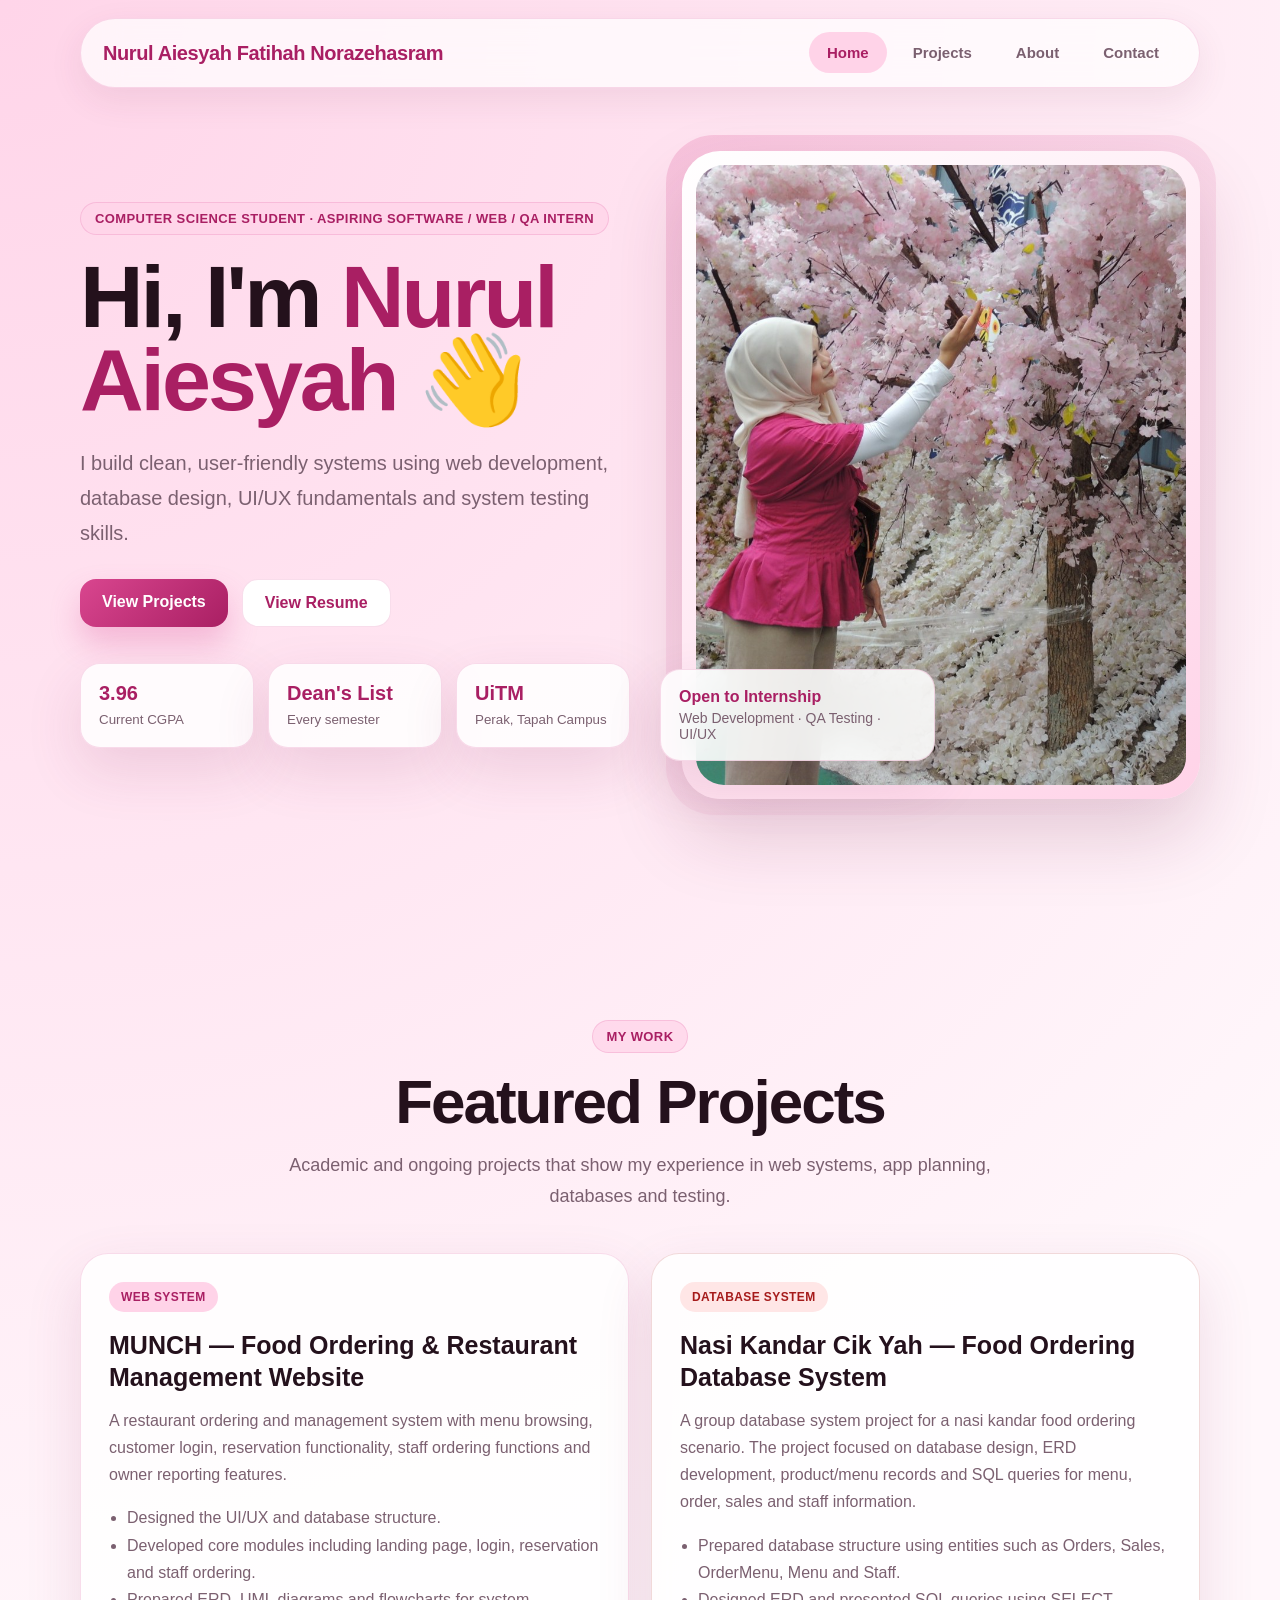
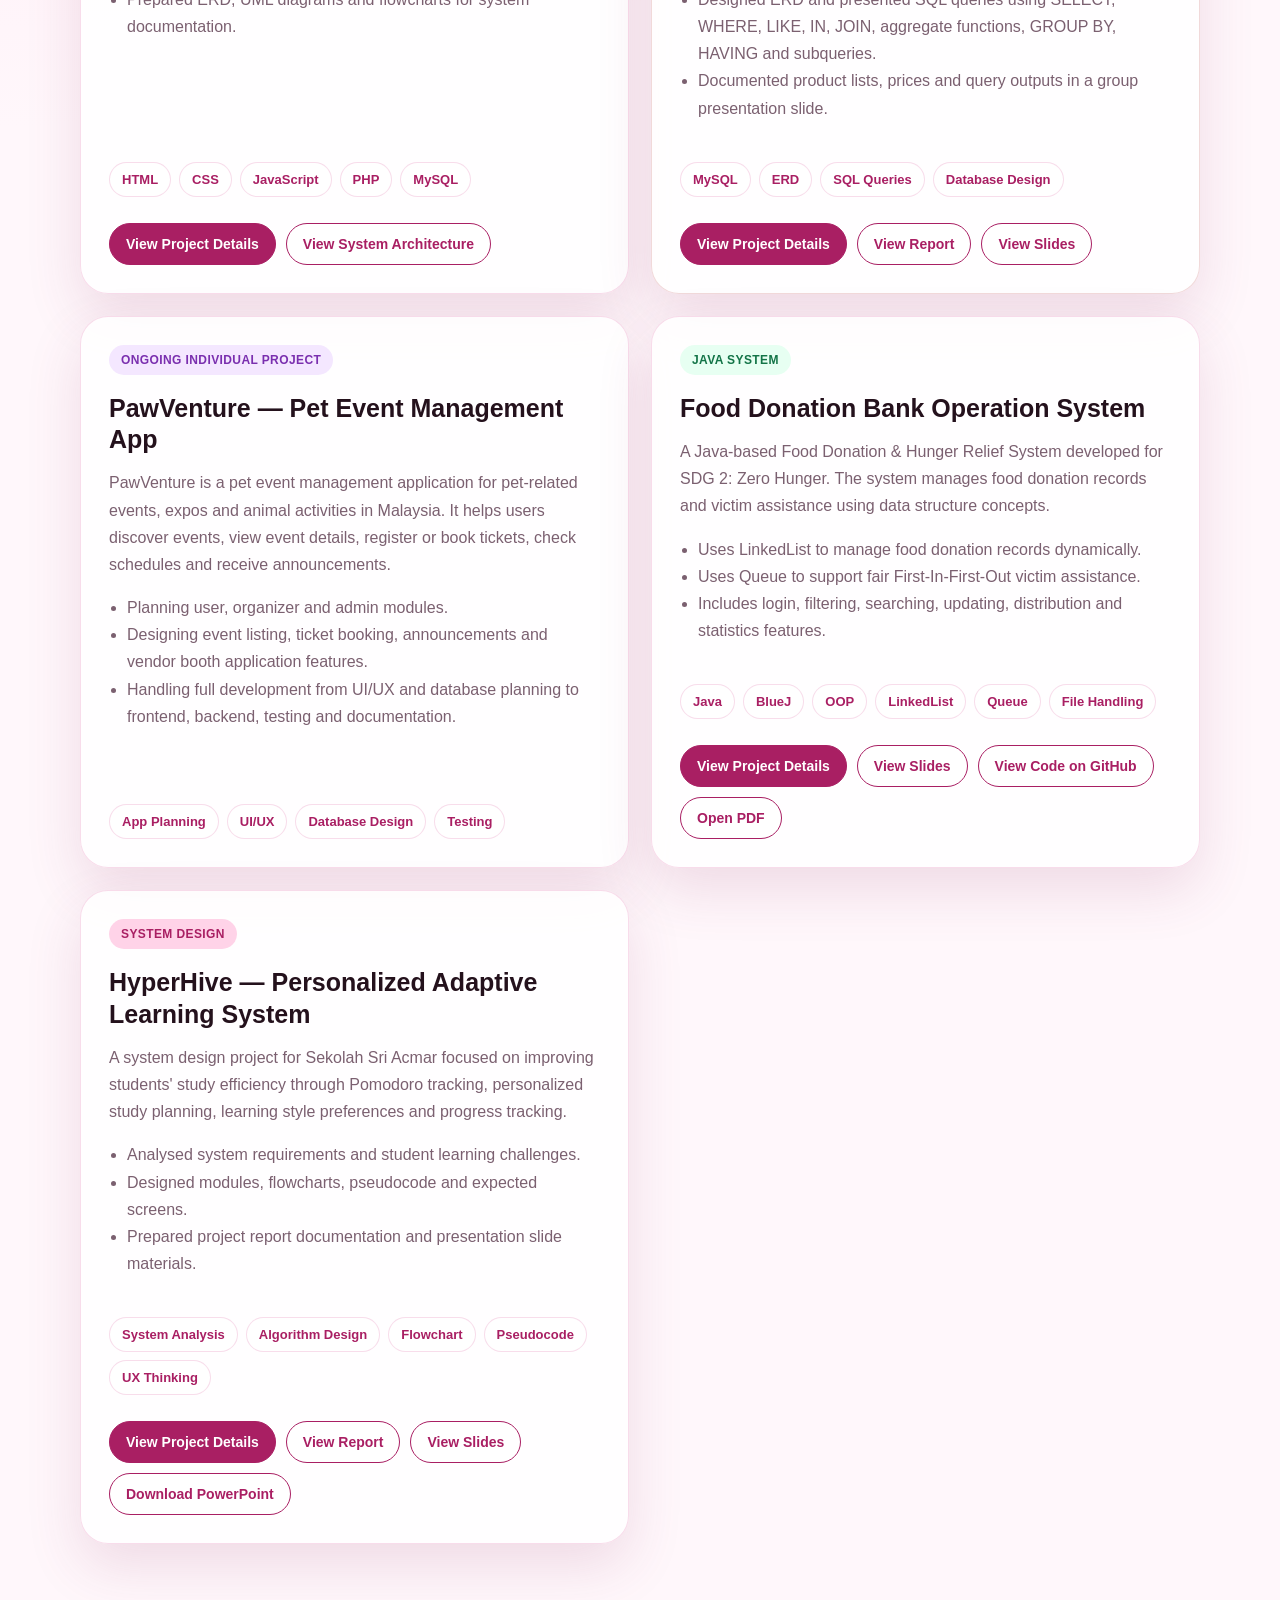
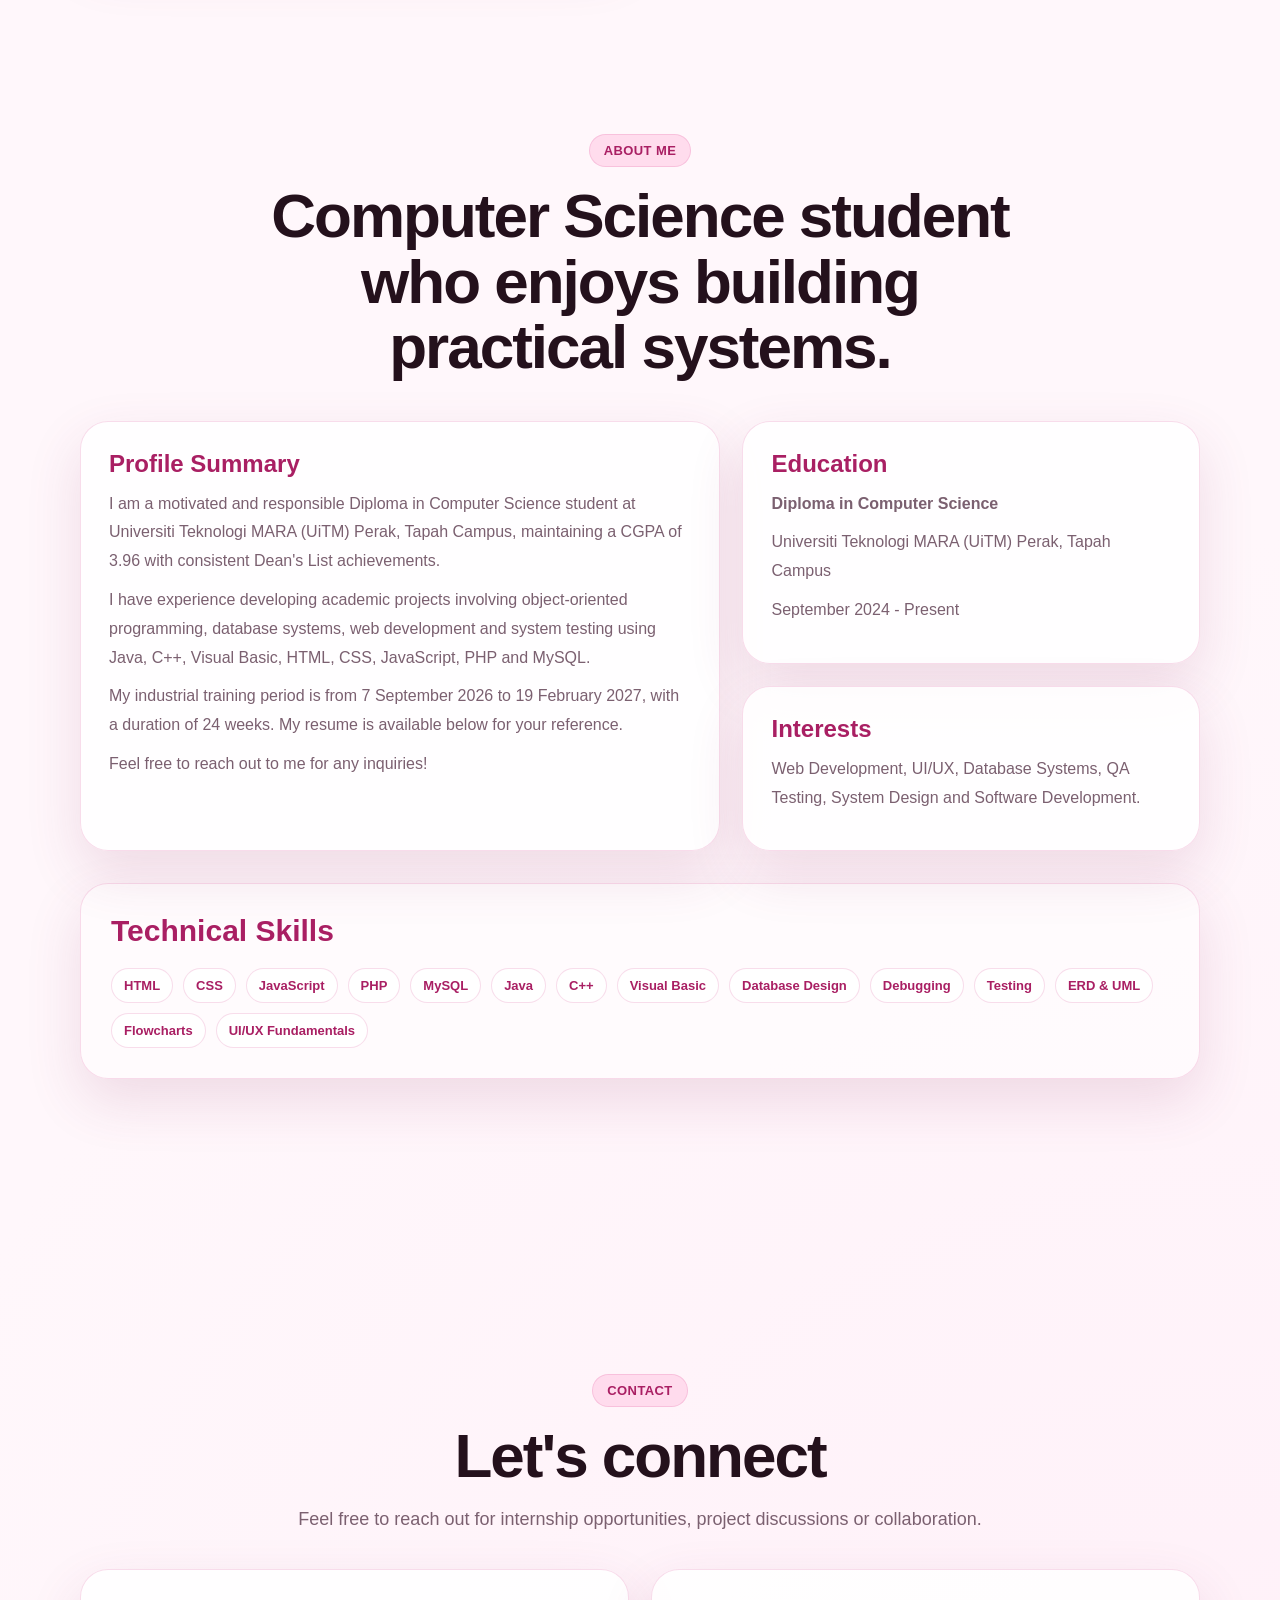
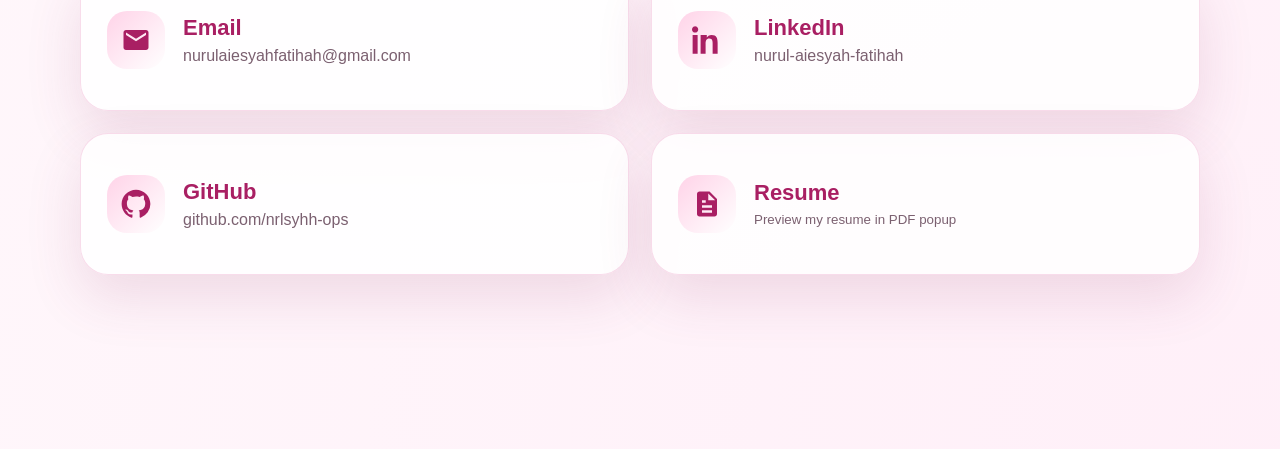
<file: index.html>
<!DOCTYPE html>
<html lang="en">
<head>
    <meta charset="UTF-8">
    <meta http-equiv="X-UA-Compatible" content="IE=edge">
    <meta name="viewport" content="width=device-width, initial-scale=1.0">
    <meta name="description" content="Portfolio of Nurul Aiesyah Fatihah, Diploma in Computer Science student and aspiring Software, Web and QA intern.">
    <title>Nurul Aiesyah | Portfolio</title>
    <link rel="stylesheet" href="style.css">
</head>
<body>
    <nav class="navbar">
        <a href="#home" class="logo">Nurul Aiesyah Fatihah Norazehasram</a>
        <button class="menu-toggle" aria-label="Open navigation menu">☰</button>
        <ul class="link-group">
            <li><a href="#home" class="nav-link active">Home</a></li>
            <li><a href="#projects" class="nav-link">Projects</a></li>
            <li><a href="#about" class="nav-link">About</a></li>
            <li><a href="#contact" class="nav-link">Contact</a></li>
        </ul>
    </nav>

    <main>
        <!-- Home -->
        <section id="home" class="home-section section-block">
            <div class="home-content">
                <p class="eyebrow">Computer Science Student · Aspiring Software / Web / QA Intern</p>
                <h1>Hi, I'm <span>Nurul Aiesyah</span> 👋</h1>
                <p class="hero-text">
                    I build clean, user-friendly systems using web development, database design,
                    UI/UX fundamentals and system testing skills.
                </p>

                <div class="hero-actions">
                    <a href="#projects" class="btn primary-btn">View Projects</a>
                    <button class="btn secondary-btn" id="openResumeHero" type="button">View Resume</button>
                </div>

                <div class="quick-stats">
                    <div>
                        <strong>3.96</strong>
                        <small>Current CGPA</small>
                    </div>
                    <div>
                        <strong>Dean's List</strong>
                        <small>Every semester</small>
                    </div>
                    <div>
                        <strong>UiTM</strong>
                        <small>Perak, Tapah Campus</small>
                    </div>
                </div>
            </div>

            <div class="home-image-card">
                <div class="image-frame">
                    <img src="img/home-photo.jpg" class="home-img" alt="Nurul Aiesyah standing near pink cherry blossom decorations">
                </div>
                <div class="floating-card">
                    <strong>Open to Internship</strong>
                    <span>Web Development · QA Testing · UI/UX</span>
                </div>
            </div>
        </section>

        <!-- Projects -->
        <section id="projects" class="project-section section-block">
            <div class="section-title">
                <p class="eyebrow">My Work</p>
                <h2>Featured Projects</h2>
                <p>Academic and ongoing projects that show my experience in web systems, app planning, databases and testing.</p>
            </div>

            <div class="project-container">
                <article class="project-card featured-project">
                    <div class="project-tag">Web System</div>
                    <h3>MUNCH — Food Ordering & Restaurant Management Website</h3>
                    <p>
                        A restaurant ordering and management system with menu browsing, customer login,
                        reservation functionality, staff ordering functions and owner reporting features.
                    </p>
                    <ul>
                        <li>Designed the UI/UX and database structure.</li>
                        <li>Developed core modules including landing page, login, reservation and staff ordering.</li>
                        <li>Prepared ERD, UML diagrams and flowcharts for system documentation.</li>
                    </ul>
                    <div class="tech-list">
                        <span>HTML</span><span>CSS</span><span>JavaScript</span><span>PHP</span><span>MySQL</span>
                    </div>
                    <div class="project-actions">
                        <a href="munch-web.html" class="project-btn">View Project Details</a>
                        <a href="munch-system-architecture.pdf" class="project-btn outline" target="_blank" rel="noopener noreferrer">View System Architecture</a>
                    </div>
                </article>

                <article class="project-card featured-project database-project-card">
                    <div class="project-tag database">Database System</div>
                    <h3>Nasi Kandar Cik Yah — Food Ordering Database System</h3>
                    <p>
                        A group database system project for a nasi kandar food ordering scenario. The project focused on database design,
                        ERD development, product/menu records and SQL queries for menu, order, sales and staff information.
                    </p>
                    <ul>
                        <li>Prepared database structure using entities such as Orders, Sales, OrderMenu, Menu and Staff.</li>
                        <li>Designed ERD and presented SQL queries using SELECT, WHERE, LIKE, IN, JOIN, aggregate functions, GROUP BY, HAVING and subqueries.</li>
                        <li>Documented product lists, prices and query outputs in a group presentation slide.</li>
                    </ul>
                    <div class="tech-list">
                        <span>MySQL</span><span>ERD</span><span>SQL Queries</span><span>Database Design</span>
                    </div>
                    <div class="project-actions">
                        <a href="nasi-kandar-database.html" class="project-btn">View Project Details</a>
                        <a href="nasi-kandar-database.html#report-section" class="project-btn outline">View Report</a>
                        <a href="ict200-group-presentation.pdf" class="project-btn outline" target="_blank" rel="noopener noreferrer">View Slides</a>
                    </div>
                </article>

                <article class="project-card featured-project">
                    <div class="project-tag ongoing">Ongoing Individual Project</div>
                    <h3>PawVenture — Pet Event Management App</h3>
                    <p>
                        PawVenture is a pet event management application for pet-related events, expos and animal activities in Malaysia.
                        It helps users discover events, view event details, register or book tickets, check schedules and receive announcements.
                    </p>
                    <ul>
                        <li>Planning user, organizer and admin modules.</li>
                        <li>Designing event listing, ticket booking, announcements and vendor booth application features.</li>
                        <li>Handling full development from UI/UX and database planning to frontend, backend, testing and documentation.</li>
                    </ul>
                    <div class="tech-list">
                        <span>App Planning</span><span>UI/UX</span><span>Database Design</span><span>Testing</span>
                    </div>
                </article>

                <article class="project-card">
                    <div class="project-tag java">Java System</div>
                    <h3>Food Donation Bank Operation System</h3>
                    <p>
                        A Java-based Food Donation & Hunger Relief System developed for SDG 2: Zero Hunger.
                        The system manages food donation records and victim assistance using data structure concepts.
                    </p>
                    <ul>
                        <li>Uses LinkedList to manage food donation records dynamically.</li>
                        <li>Uses Queue to support fair First-In-First-Out victim assistance.</li>
                        <li>Includes login, filtering, searching, updating, distribution and statistics features.</li>
                    </ul>
                    <div class="tech-list">
                        <span>Java</span><span>BlueJ</span><span>OOP</span><span>LinkedList</span><span>Queue</span><span>File Handling</span>
                    </div>
                    <div class="project-actions">
                        <a href="food-donation-report.html" class="project-btn">View Project Details</a>
                        <a href="food-donation-report.html#slides-section" class="project-btn outline">View Slides</a>
                        <a href="https://github.com/nrlsyhh-ops/food-donation-bank-system.git" class="project-btn outline" target="_blank" rel="noopener noreferrer">View Code on GitHub</a>
                        <a href="food-donation-final-report.pdf" class="project-btn outline" target="_blank" rel="noopener noreferrer">Open PDF</a>
                    </div>
                </article>

                <article class="project-card">
                    <div class="project-tag">System Design</div>
                    <h3>HyperHive — Personalized Adaptive Learning System</h3>
                    <p>
                        A system design project for Sekolah Sri Acmar focused on improving students' study efficiency through
                        Pomodoro tracking, personalized study planning, learning style preferences and progress tracking.
                    </p>
                    <ul>
                        <li>Analysed system requirements and student learning challenges.</li>
                        <li>Designed modules, flowcharts, pseudocode and expected screens.</li>
                        <li>Prepared project report documentation and presentation slide materials.</li>
                    </ul>
                    <div class="tech-list">
                        <span>System Analysis</span><span>Algorithm Design</span><span>Flowchart</span><span>Pseudocode</span><span>UX Thinking</span>
                    </div>
                    <div class="project-actions">
                        <a href="personalized-adaptive-learning-system.html" class="project-btn">View Project Details</a>
                        <a href="personalized-adaptive-learning-system.html#report-section" class="project-btn outline">View Report</a>
                        <a href="personalized-adaptive-learning-system.html#slides-section" class="project-btn outline">View Slides</a>
                        <a href="pals-presentation.pptx" class="project-btn outline" target="_blank" rel="noopener noreferrer">Download PowerPoint</a>
                    </div>
                </article>
            </div>
        </section>

        <!-- About -->
        <section id="about" class="about-section section-block">
            <div class="section-title">
                <p class="eyebrow">About Me</p>
                <h2>Computer Science student who enjoys building practical systems.</h2>
            </div>

            <div class="about-grid">
                <div class="about-card about-main">
                    <h3>Profile Summary</h3>
                    <p>
                        I am a motivated and responsible Diploma in Computer Science student at Universiti Teknologi MARA (UiTM)
                        Perak, Tapah Campus, maintaining a CGPA of 3.96 with consistent Dean's List achievements.
                    </p>
                    <p>
                        I have experience developing academic projects involving object-oriented programming, database systems,
                        web development and system testing using Java, C++, Visual Basic, HTML, CSS, JavaScript, PHP and MySQL.
                    </p>
					<p>
						My industrial training period is from 7 September 2026 to 19 February 2027, with a duration of 24 weeks. 
						My resume is available below for your reference. 
					</p>
					<p>
						Feel free to reach out to me for any inquiries!
                    </p>
                </div>

                <div class="about-card">
                    <h3>Education</h3>
                    <p><strong>Diploma in Computer Science</strong></p>
                    <p>Universiti Teknologi MARA (UiTM) Perak, Tapah Campus</p>
                    <p>September 2024 - Present</p>
                </div>

                <div class="about-card">
                    <h3>Interests</h3>
                    <p>Web Development, UI/UX, Database Systems, QA Testing, System Design and Software Development.</p>
                </div>
            </div>

            <div class="skill-section">
                <h2>Technical Skills</h2>
                <div class="skills-container">
                    <span>HTML</span>
                    <span>CSS</span>
                    <span>JavaScript</span>
                    <span>PHP</span>
                    <span>MySQL</span>
                    <span>Java</span>
                    <span>C++</span>
                    <span>Visual Basic</span>
                    <span>Database Design</span>
                    <span>Debugging</span>
                    <span>Testing</span>
                    <span>ERD & UML</span>
                    <span>Flowcharts</span>
                    <span>UI/UX Fundamentals</span>
                </div>
            </div>
        </section>

        <!-- Contact -->
        <section id="contact" class="contact-section section-block">
            <div class="section-title contact-title">
                <p class="eyebrow">Contact</p>
                <h2>Let's connect</h2>
                <p>Feel free to reach out for internship opportunities, project discussions or collaboration.</p>
            </div>

            <div class="contact-grid">
                <a class="contact-card" href="mailto:nurulaiesyahfatihah@gmail.com">
                    <span class="contact-icon" aria-hidden="true">
                        <svg viewBox="0 0 24 24"><path d="M20 4H4c-1.1 0-2 .9-2 2v12c0 1.1.9 2 2 2h16c1.1 0 2-.9 2-2V6c0-1.1-.9-2-2-2Zm0 4-8 5-8-5V6l8 5 8-5v2Z"/></svg>
                    </span>
                    <div>
                        <h3>Email</h3>
                        <p>nurulaiesyahfatihah@gmail.com</p>
                    </div>
                </a>

                <a class="contact-card" href="https://www.linkedin.com/in/nurul-aiesyah-fatihah" target="_blank" rel="noopener noreferrer">
                    <span class="contact-icon" aria-hidden="true">
                        <svg viewBox="0 0 24 24"><path d="M4.98 3.5C4.98 4.88 3.87 6 2.5 6S0 4.88 0 3.5 1.12 1 2.5 1s2.48 1.12 2.48 2.5ZM.5 8h4V23h-4V8Zm7.5 0h3.84v2.05h.05c.53-1 1.84-2.05 3.79-2.05C19.73 8 20.5 10.67 20.5 14.14V23h-4v-7.85c0-1.87-.03-4.28-2.61-4.28-2.61 0-3.01 2.04-3.01 4.15V23h-4V8Z"/></svg>
                    </span>
                    <div>
                        <h3>LinkedIn</h3>
                        <p>nurul-aiesyah-fatihah</p>
                    </div>
                </a>

                <a class="contact-card" href="https://github.com/nrlsyhh-ops" target="_blank" rel="noopener noreferrer">
                    <span class="contact-icon" aria-hidden="true">
                        <svg viewBox="0 0 24 24"><path d="M12 .5C5.65.5.5 5.65.5 12c0 5.08 3.29 9.39 7.86 10.91.58.1.79-.25.79-.56v-2.01c-3.2.7-3.88-1.54-3.88-1.54-.52-1.33-1.28-1.68-1.28-1.68-1.05-.72.08-.7.08-.7 1.16.08 1.77 1.19 1.77 1.19 1.03 1.76 2.7 1.25 3.36.96.1-.75.4-1.25.73-1.54-2.55-.29-5.23-1.28-5.23-5.68 0-1.25.45-2.28 1.19-3.08-.12-.29-.52-1.46.11-3.04 0 0 .97-.31 3.17 1.18.92-.26 1.9-.38 2.88-.39.98 0 1.96.13 2.88.39 2.2-1.49 3.17-1.18 3.17-1.18.63 1.58.23 2.75.11 3.04.74.8 1.19 1.83 1.19 3.08 0 4.41-2.69 5.38-5.25 5.67.41.36.78 1.06.78 2.14v3.18c0 .31.21.67.8.56A11.51 11.51 0 0 0 23.5 12C23.5 5.65 18.35.5 12 .5Z"/></svg>
                    </span>
                    <div>
                        <h3>GitHub</h3>
                        <p>github.com/nrlsyhh-ops</p>
                    </div>
                </a>

                <button class="contact-card resume-card" id="openResumeContact" type="button">
                    <span class="contact-icon" aria-hidden="true">
                        <svg viewBox="0 0 24 24"><path d="M14 2H6c-1.1 0-2 .9-2 2v16c0 1.1.9 2 2 2h12c1.1 0 2-.9 2-2V8l-6-6Zm-1 7V3.5L18.5 9H13ZM8 13h8v2H8v-2Zm0 4h8v2H8v-2Zm0-8h3v2H8V9Z"/></svg>
                    </span>
                    <div>
                        <h3>Resume</h3>
                        <p>Preview my resume in PDF popup</p>
                    </div>
                </button>
            </div>
        </section>
    </main>

    <!-- Resume Modal -->
    <div class="modal" id="resumeModal" aria-hidden="true" role="dialog" aria-labelledby="resumeModalTitle">
        <div class="modal-overlay" data-close-modal></div>
        <div class="modal-content">
            <div class="modal-header">
                <h2 id="resumeModalTitle">Nurul Aiesyah Resume</h2>
                <button class="close-modal" type="button" data-close-modal aria-label="Close resume popup">×</button>
            </div>
            <iframe src="resume.pdf" title="Nurul Aiesyah Resume PDF"></iframe>
            <div class="modal-actions">
                <a href="resume.pdf" target="_blank" rel="noopener noreferrer">Open in New Tab</a>
                <a href="resume.pdf" download>Download Resume</a>
            </div>
        </div>
    </div>

    <script src="app.js"></script>
</body>
</html>
</file>
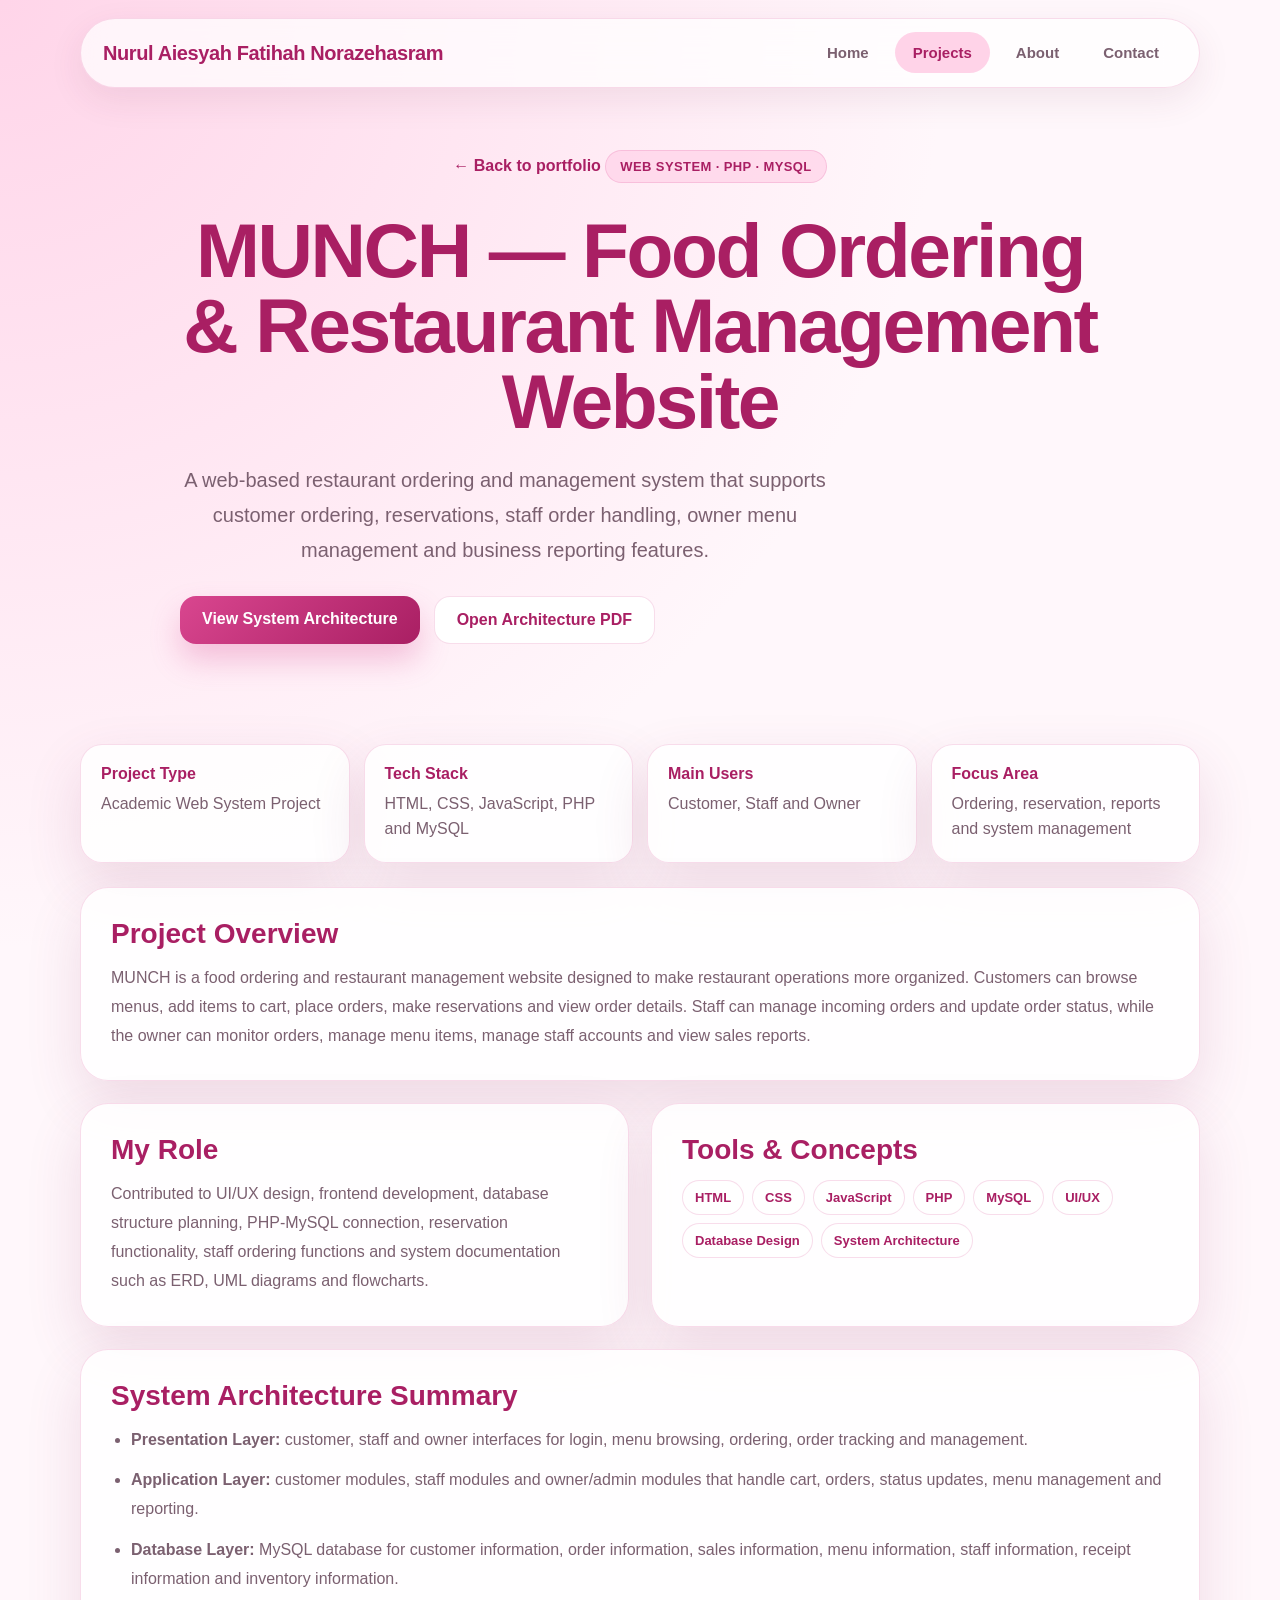
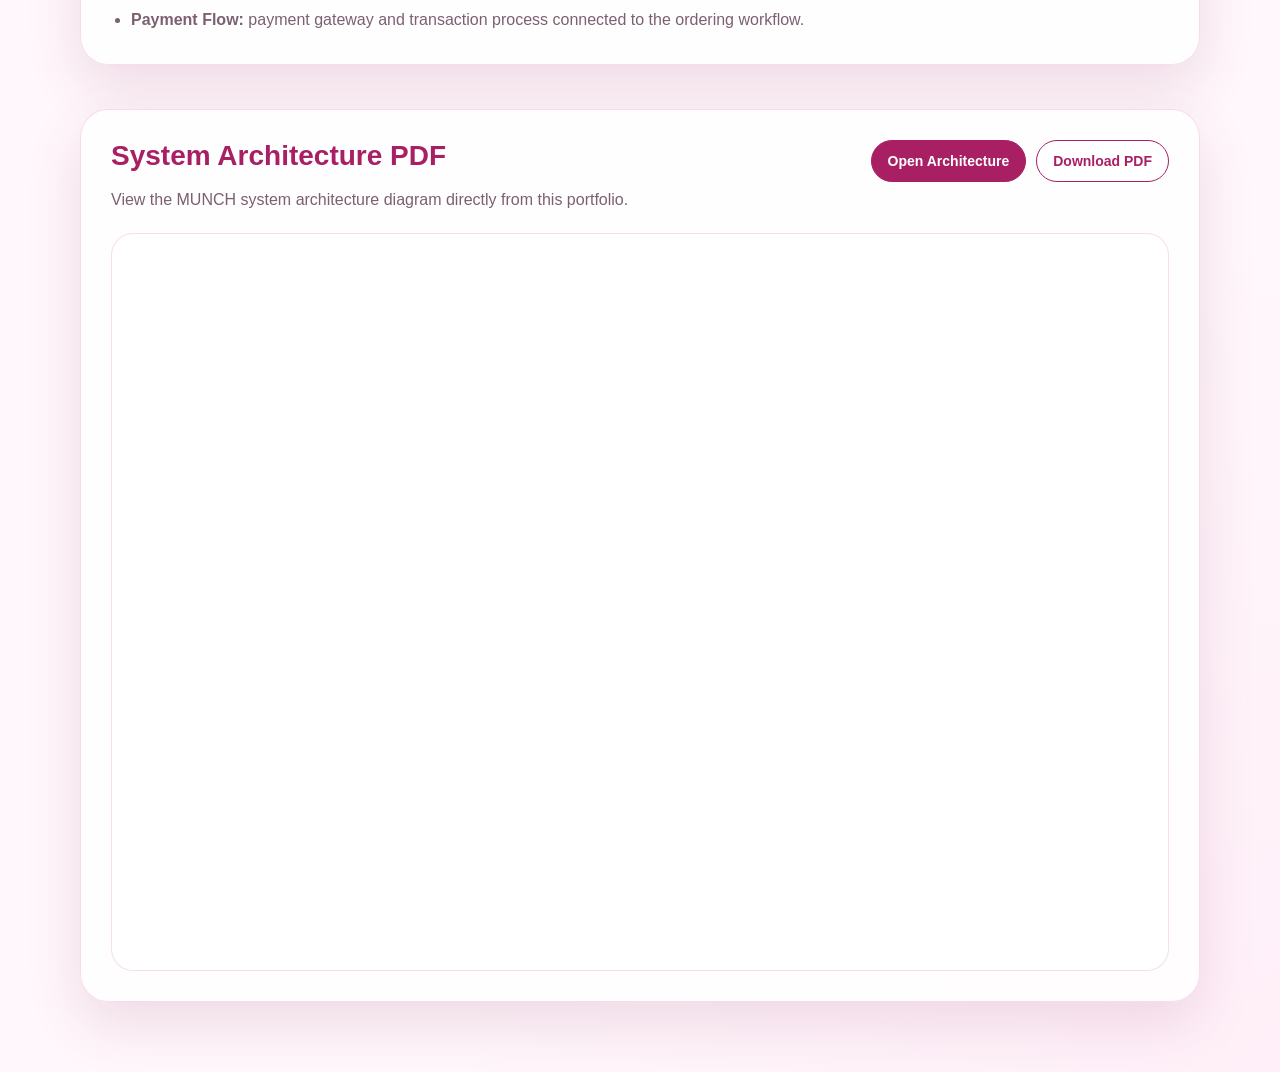
<file: munch-web.html>
<!DOCTYPE html>
<html lang="en">
<head>
    <meta charset="UTF-8">
    <meta http-equiv="X-UA-Compatible" content="IE=edge">
    <meta name="viewport" content="width=device-width, initial-scale=1.0">
    <meta name="description" content="MUNCH Food Ordering and Restaurant Management Website project by Nurul Aiesyah Fatihah.">
    <title>MUNCH Web System | Nurul Aiesyah</title>
    <link rel="stylesheet" href="style.css">
</head>
<body>
    <nav class="navbar">
        <a href="index.html#home" class="logo">Nurul Aiesyah Fatihah Norazehasram</a>
        <button class="menu-toggle" aria-label="Open navigation menu">☰</button>
        <ul class="link-group">
            <li><a href="index.html#home" class="nav-link">Home</a></li>
            <li><a href="index.html#projects" class="nav-link active">Projects</a></li>
            <li><a href="index.html#about" class="nav-link">About</a></li>
            <li><a href="index.html#contact" class="nav-link">Contact</a></li>
        </ul>
    </nav>

    <main class="project-detail-page pdf-report-page">
        <section class="section-block detail-hero report-hero">
            <div class="detail-hero-content">
                <a href="index.html#projects" class="back-link">← Back to portfolio</a>
                <p class="eyebrow">Web System · PHP · MySQL</p>
                <h1>MUNCH — Food Ordering & Restaurant Management Website</h1>
                <p class="hero-text">
                    A web-based restaurant ordering and management system that supports customer ordering,
                    reservations, staff order handling, owner menu management and business reporting features.
                </p>
                <div class="hero-actions">
                    <a href="#architecture-section" class="btn primary-btn">View System Architecture</a>
                    <a href="munch-system-architecture.pdf" class="btn secondary-btn" target="_blank" rel="noopener noreferrer">Open Architecture PDF</a>
                </div>
            </div>
        </section>

        <section class="section-block detail-content-section">
            <div class="report-stat-grid">
                <div>
                    <strong>Project Type</strong>
                    <span>Academic Web System Project</span>
                </div>
                <div>
                    <strong>Tech Stack</strong>
                    <span>HTML, CSS, JavaScript, PHP and MySQL</span>
                </div>
                <div>
                    <strong>Main Users</strong>
                    <span>Customer, Staff and Owner</span>
                </div>
                <div>
                    <strong>Focus Area</strong>
                    <span>Ordering, reservation, reports and system management</span>
                </div>
            </div>

            <div class="detail-grid">
                <article class="detail-card main-detail-card">
                    <h2>Project Overview</h2>
                    <p>
                        MUNCH is a food ordering and restaurant management website designed to make restaurant operations more organized.
                        Customers can browse menus, add items to cart, place orders, make reservations and view order details.
                        Staff can manage incoming orders and update order status, while the owner can monitor orders, manage menu items,
                        manage staff accounts and view sales reports.
                    </p>
                </article>

                <article class="detail-card">
                    <h2>My Role</h2>
                    <p>
                        Contributed to UI/UX design, frontend development, database structure planning, PHP-MySQL connection,
                        reservation functionality, staff ordering functions and system documentation such as ERD, UML diagrams and flowcharts.
                    </p>
                </article>

                <article class="detail-card">
                    <h2>Tools & Concepts</h2>
                    <div class="tech-list detail-tech-list">
                        <span>HTML</span>
                        <span>CSS</span>
                        <span>JavaScript</span>
                        <span>PHP</span>
                        <span>MySQL</span>
                        <span>UI/UX</span>
                        <span>Database Design</span>
                        <span>System Architecture</span>
                    </div>
                </article>

                <article class="detail-card main-detail-card">
                    <h2>System Architecture Summary</h2>
                    <ul class="detail-list">
                        <li><strong>Presentation Layer:</strong> customer, staff and owner interfaces for login, menu browsing, ordering, order tracking and management.</li>
                        <li><strong>Application Layer:</strong> customer modules, staff modules and owner/admin modules that handle cart, orders, status updates, menu management and reporting.</li>
                        <li><strong>Database Layer:</strong> MySQL database for customer information, order information, sales information, menu information, staff information, receipt information and inventory information.</li>
                        <li><strong>Payment Flow:</strong> payment gateway and transaction process connected to the ordering workflow.</li>
                    </ul>
                </article>

                <article id="architecture-section" class="detail-card main-detail-card pdf-viewer-card">
                    <div class="slide-card-header">
                        <div>
                            <h2>System Architecture PDF</h2>
                            <p>
                                View the MUNCH system architecture diagram directly from this portfolio.
                            </p>
                        </div>
                        <div class="project-actions compact-actions">
                            <a href="munch-system-architecture.pdf" class="project-btn" target="_blank" rel="noopener noreferrer">Open Architecture</a>
                            <a href="munch-system-architecture.pdf" class="project-btn outline" download>Download PDF</a>
                        </div>
                    </div>
                    <div class="pdf-preview-box">
                        <iframe src="munch-system-architecture.pdf" title="MUNCH Web Based Ordering System Architecture PDF"></iframe>
                    </div>
                </article>
            </div>
        </section>
    </main>

    <script src="app.js"></script>
</body>
</html>
</file>
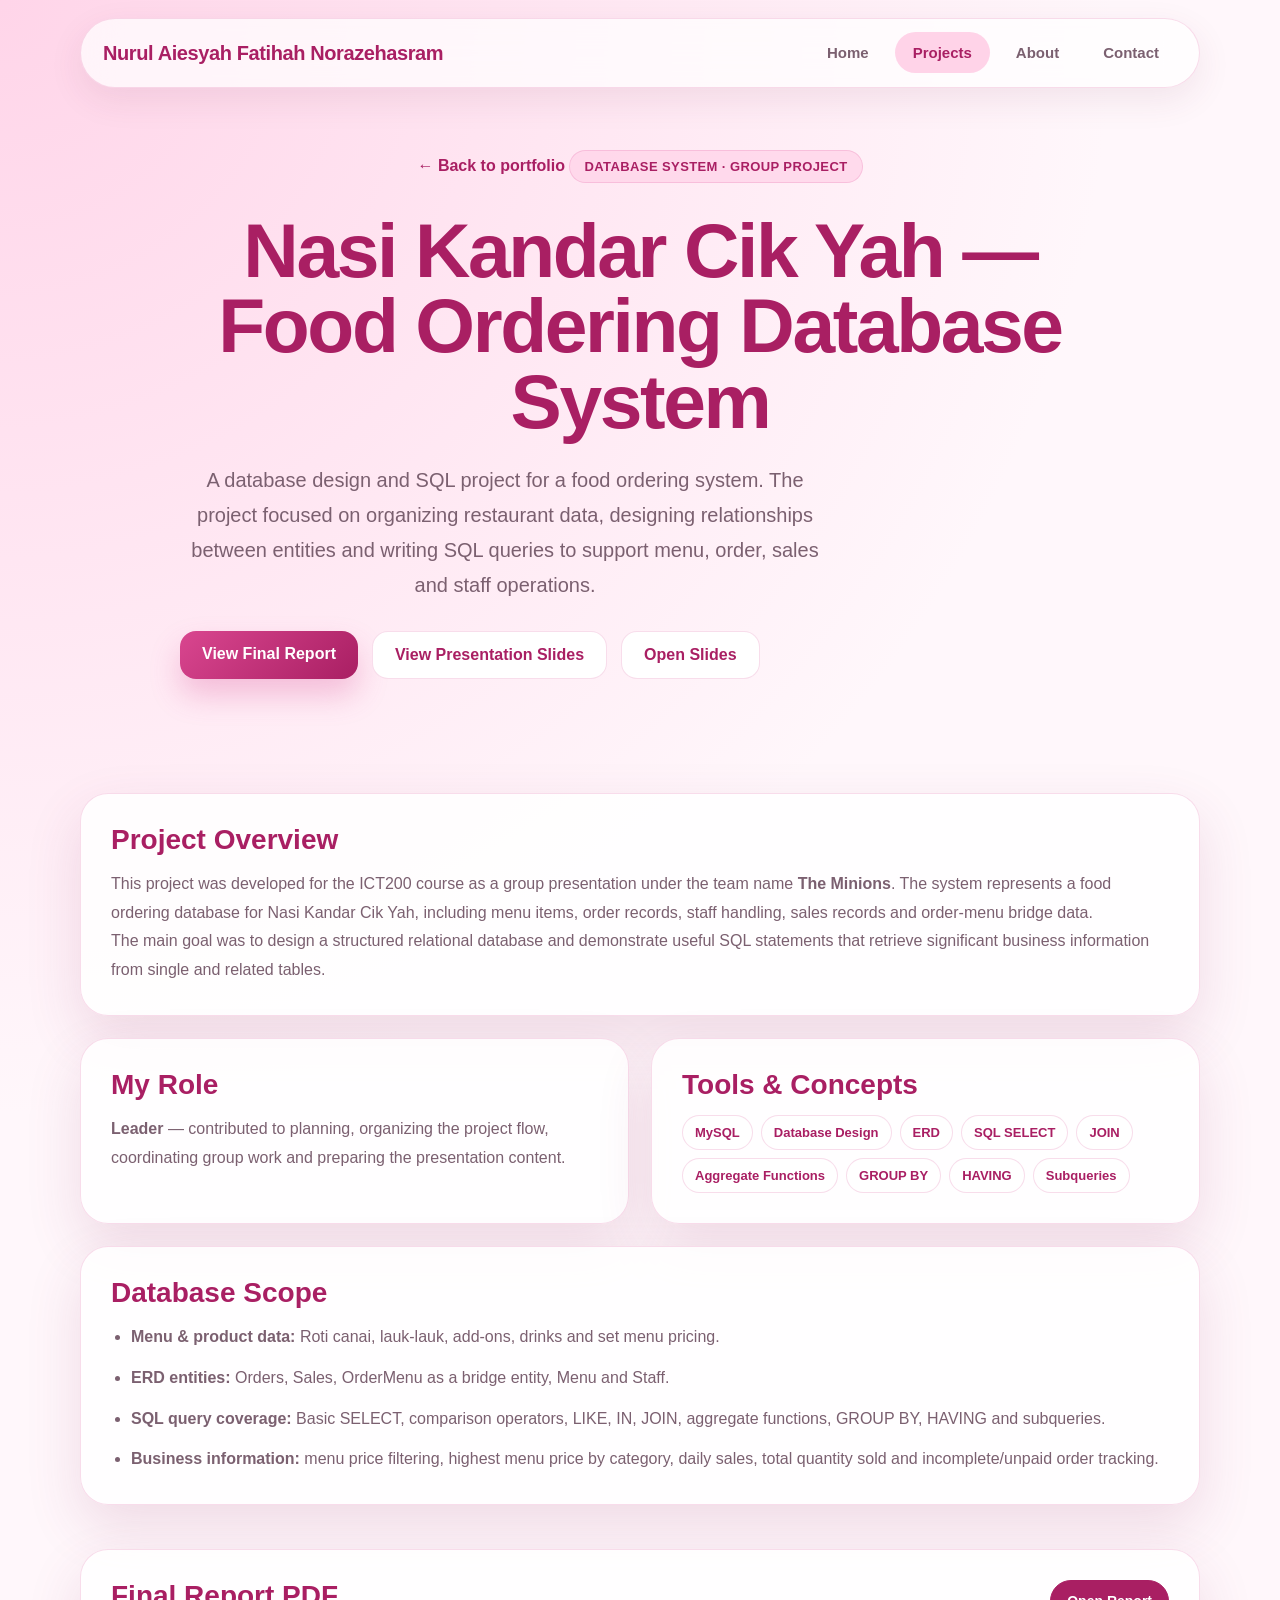
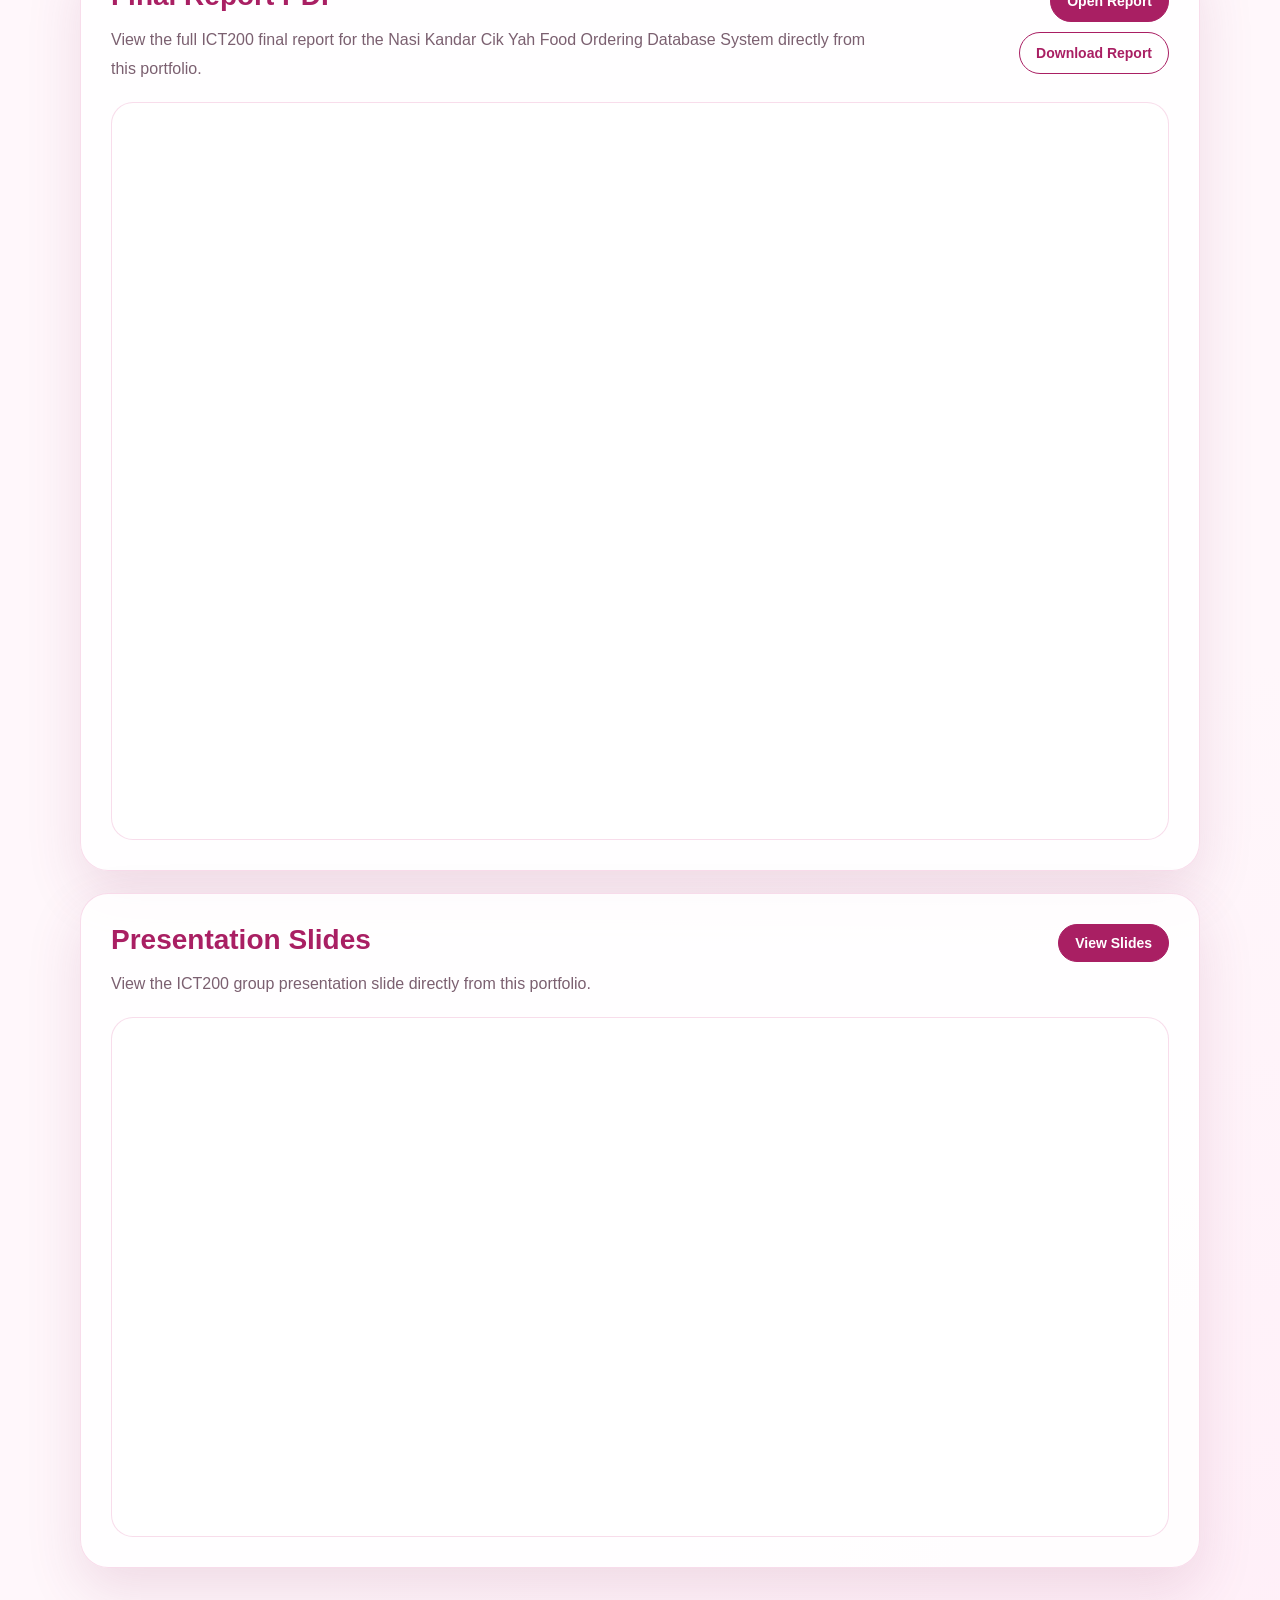
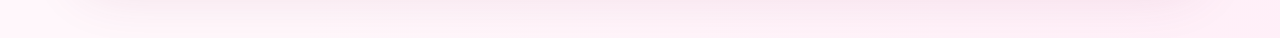
<file: nasi-kandar-database.html>
<!DOCTYPE html>
<html lang="en">
<head>
    <meta charset="UTF-8">
    <meta http-equiv="X-UA-Compatible" content="IE=edge">
    <meta name="viewport" content="width=device-width, initial-scale=1.0">
    <meta name="description" content="Nasi Kandar Cik Yah Food Ordering Database System project by Nurul Aiesyah Fatihah.">
    <title>Nasi Kandar Cik Yah Database System | Nurul Aiesyah</title>
    <link rel="stylesheet" href="style.css">
</head>
<body>
    <nav class="navbar">
        <a href="index.html#home" class="logo">Nurul Aiesyah Fatihah Norazehasram</a>
        <button class="menu-toggle" aria-label="Open navigation menu">☰</button>
        <ul class="link-group">
            <li><a href="index.html#home" class="nav-link">Home</a></li>
            <li><a href="index.html#projects" class="nav-link active">Projects</a></li>
            <li><a href="index.html#about" class="nav-link">About</a></li>
            <li><a href="index.html#contact" class="nav-link">Contact</a></li>
        </ul>
    </nav>

    <main class="project-detail-page">
        <section class="section-block detail-hero">
            <div class="detail-hero-content">
                <a href="index.html#projects" class="back-link">← Back to portfolio</a>
                <p class="eyebrow">Database System · Group Project</p>
                <h1>Nasi Kandar Cik Yah — Food Ordering Database System</h1>
                <p class="hero-text">
                    A database design and SQL project for a food ordering system. The project focused on organizing restaurant data,
                    designing relationships between entities and writing SQL queries to support menu, order, sales and staff operations.
                </p>
                <div class="hero-actions">
                    <a href="#report-section" class="btn primary-btn">View Final Report</a>
                    <button class="btn secondary-btn" type="button" data-open-modal="slideModal">View Presentation Slides</button>
                    <a href="ict200-group-presentation.pdf" class="btn secondary-btn" target="_blank" rel="noopener noreferrer">Open Slides</a>
                </div>
            </div>
        </section>

        <section class="section-block detail-content-section">
            <div class="detail-grid">
                <article class="detail-card main-detail-card">
                    <h2>Project Overview</h2>
                    <p>
                        This project was developed for the ICT200 course as a group presentation under the team name <strong>The Minions</strong>.
                        The system represents a food ordering database for Nasi Kandar Cik Yah, including menu items, order records,
                        staff handling, sales records and order-menu bridge data.
                    </p>
                    <p>
                        The main goal was to design a structured relational database and demonstrate useful SQL statements that retrieve
                        significant business information from single and related tables.
                    </p>
                </article>

                <article class="detail-card">
                    <h2>My Role</h2>
                    <p>
                        <strong>Leader</strong> — contributed to planning, organizing the project flow, coordinating group work and preparing the presentation content.
                    </p>
                </article>

                <article class="detail-card">
                    <h2>Tools & Concepts</h2>
                    <div class="tech-list detail-tech-list">
                        <span>MySQL</span>
                        <span>Database Design</span>
                        <span>ERD</span>
                        <span>SQL SELECT</span>
                        <span>JOIN</span>
                        <span>Aggregate Functions</span>
                        <span>GROUP BY</span>
                        <span>HAVING</span>
                        <span>Subqueries</span>
                    </div>
                </article>

                <article class="detail-card main-detail-card">
                    <h2>Database Scope</h2>
                    <ul class="detail-list">
                        <li><strong>Menu & product data:</strong> Roti canai, lauk-lauk, add-ons, drinks and set menu pricing.</li>
                        <li><strong>ERD entities:</strong> Orders, Sales, OrderMenu as a bridge entity, Menu and Staff.</li>
                        <li><strong>SQL query coverage:</strong> Basic SELECT, comparison operators, LIKE, IN, JOIN, aggregate functions, GROUP BY, HAVING and subqueries.</li>
                        <li><strong>Business information:</strong> menu price filtering, highest menu price by category, daily sales, total quantity sold and incomplete/unpaid order tracking.</li>
                    </ul>
                </article>

                <article id="report-section" class="detail-card main-detail-card pdf-viewer-card">
                    <div class="slide-card-header">
                        <div>
                            <h2>Final Report PDF</h2>
                            <p>
                                View the full ICT200 final report for the Nasi Kandar Cik Yah Food Ordering Database System directly from this portfolio.
                            </p>
                        </div>
                        <div class="project-actions compact-actions">
                            <a href="cikyah-database-final-report.pdf" class="project-btn" target="_blank" rel="noopener noreferrer">Open Report</a>
                            <a href="cikyah-database-final-report.pdf" class="project-btn outline" download>Download Report</a>
                        </div>
                    </div>
                    <div class="pdf-preview-box">
                        <iframe src="cikyah-database-final-report.pdf" title="Nasi Kandar Cik Yah Food Ordering Database System Final Report PDF"></iframe>
                    </div>
                </article>

                <article class="detail-card main-detail-card slide-card">
                    <div class="slide-card-header">
                        <div>
                            <h2>Presentation Slides</h2>
                            <p>
                                View the ICT200 group presentation slide directly from this portfolio.
                            </p>
                        </div>
                        <button class="project-btn" type="button" data-open-modal="slideModal">View Slides</button>
                    </div>
                    <div class="slide-preview-box">
                        <iframe src="ict200-group-presentation.pdf#view=FitH" title="ICT200 Group Presentation PDF preview"></iframe>
                    </div>
                </article>
            </div>
        </section>
    </main>

    <!-- Slide Modal -->
    <div class="modal" id="slideModal" aria-hidden="true" role="dialog" aria-labelledby="slideModalTitle">
        <div class="modal-overlay" data-close-modal></div>
        <div class="modal-content slide-modal-content">
            <div class="modal-header">
                <h2 id="slideModalTitle">ICT200 Group Presentation Slides</h2>
                <button class="close-modal" type="button" data-close-modal aria-label="Close slide popup">×</button>
            </div>
            <iframe src="ict200-group-presentation.pdf" title="ICT200 Group Presentation PDF"></iframe>
            <div class="modal-actions">
                <a href="ict200-group-presentation.pdf" target="_blank" rel="noopener noreferrer">Open in New Tab</a>
                <a href="ict200-group-presentation.pdf" download>Download Slides</a>
            </div>
        </div>
    </div>

    <script src="app.js"></script>
</body>
</html>
</file>
<file: style.css>
:root{
    --bg: #fff7fb;
    --bg-soft: #ffeaf4;
    --card: rgba(255, 255, 255, 0.86);
    --text: #24111c;
    --muted: #7b6070;
    --accent: #d9468f;
    --accent-dark: #a91f63;
    --accent-light: #ffd3e8;
    --border: rgba(217, 70, 143, 0.18);
    --shadow: 0 22px 55px rgba(145, 48, 96, 0.14);
}

*{
    margin: 0;
    padding: 0;
    box-sizing: border-box;
}

html{
    scroll-behavior: smooth;
}

body{
    width: 100%;
    min-height: 100vh;
    background:
        radial-gradient(circle at top left, rgba(255, 211, 232, 0.95), transparent 32%),
        radial-gradient(circle at bottom right, rgba(255, 239, 248, 0.95), transparent 28%),
        var(--bg);
    color: var(--text);
    font-family: "Inter", "Segoe UI", Arial, sans-serif;
    overflow-x: hidden;
}

img{
    max-width: 100%;
    display: block;
}

a{
    color: inherit;
}

.navbar{
    position: fixed;
    top: 18px;
    left: 50%;
    transform: translateX(-50%);
    width: min(1120px, calc(100% - 32px));
    height: 70px;
    padding: 0 22px;
    display: flex;
    justify-content: space-between;
    align-items: center;
    z-index: 50;
    background: rgba(255, 255, 255, 0.72);
    border: 1px solid var(--border);
    border-radius: 999px;
    backdrop-filter: blur(18px);
    box-shadow: 0 12px 35px rgba(107, 39, 74, 0.09);
}

.logo{
    text-decoration: none;
    font-size: 20px;
    font-weight: 800;
    color: var(--accent-dark);
    letter-spacing: -0.4px;
}

.link-group{
    list-style: none;
    display: flex;
    align-items: center;
    gap: 8px;
}

.link-group a{
    text-decoration: none;
    padding: 12px 18px;
    border-radius: 999px;
    font-size: 15px;
    font-weight: 700;
    color: var(--muted);
    transition: 0.25s ease;
}

.link-group a:hover,
.link-group a.active{
    background: var(--accent-light);
    color: var(--accent-dark);
}

.menu-toggle{
    display: none;
    border: none;
    background: var(--accent-light);
    color: var(--accent-dark);
    width: 42px;
    height: 42px;
    border-radius: 50%;
    font-size: 22px;
    cursor: pointer;
}

.section-block{
    min-height: 100vh;
    width: min(1120px, calc(100% - 36px));
    margin: 0 auto;
    padding: 120px 0 70px;
}

.home-section{
    display: grid;
    grid-template-columns: 1.03fr 0.97fr;
    align-items: center;
    gap: 52px;
}

.eyebrow{
    display: inline-flex;
    align-items: center;
    gap: 8px;
    color: var(--accent-dark);
    background: rgba(255, 211, 232, 0.75);
    border: 1px solid var(--border);
    border-radius: 999px;
    padding: 8px 14px;
    font-size: 13px;
    font-weight: 800;
    letter-spacing: 0.4px;
    text-transform: uppercase;
}

.home-content h1{
    margin-top: 20px;
    font-size: clamp(48px, 7vw, 88px);
    line-height: 0.95;
    letter-spacing: -3px;
}

.home-content h1 span{
    color: var(--accent-dark);
}

.hero-text{
    max-width: 650px;
    margin: 24px 0 28px;
    color: var(--muted);
    font-size: 20px;
    line-height: 1.75;
}

.hero-actions{
    display: flex;
    flex-wrap: wrap;
    gap: 14px;
    margin-bottom: 36px;
}

.btn{
    border: none;
    cursor: pointer;
    text-decoration: none;
    padding: 14px 22px;
    border-radius: 16px;
    font-size: 16px;
    font-weight: 800;
    transition: 0.25s ease;
}

.primary-btn{
    color: #fff;
    background: linear-gradient(135deg, var(--accent), var(--accent-dark));
    box-shadow: 0 16px 30px rgba(217, 70, 143, 0.28);
}

.secondary-btn{
    color: var(--accent-dark);
    background: #fff;
    border: 1px solid var(--border);
}

.btn:hover{
    transform: translateY(-3px);
}

.quick-stats{
    display: grid;
    grid-template-columns: repeat(3, 1fr);
    gap: 14px;
}

.quick-stats div{
    background: var(--card);
    border: 1px solid var(--border);
    border-radius: 20px;
    padding: 18px;
    box-shadow: var(--shadow);
}

.quick-stats strong{
    display: block;
    color: var(--accent-dark);
    font-size: 20px;
    margin-bottom: 5px;
}

.quick-stats small{
    color: var(--muted);
    line-height: 1.4;
}

.home-image-card{
    position: relative;
}

.image-frame{
    position: relative;
    padding: 14px;
    border-radius: 38px;
    background: linear-gradient(145deg, #fff, var(--accent-light));
    box-shadow: 0 35px 75px rgba(105, 28, 65, 0.18);
}

.image-frame::before{
    content: "";
    position: absolute;
    inset: -16px;
    border-radius: 48px;
    background: linear-gradient(145deg, rgba(217, 70, 143, 0.2), rgba(255, 255, 255, 0));
    z-index: -1;
}

.home-img{
    width: 100%;
    height: min(70vh, 620px);
    object-fit: cover;
    object-position: 35% center;
    border-radius: 28px;
}

.floating-card{
    position: absolute;
    left: -22px;
    bottom: 38px;
    display: grid;
    gap: 4px;
    max-width: 275px;
    background: rgba(255, 255, 255, 0.88);
    border: 1px solid var(--border);
    border-radius: 20px;
    padding: 18px;
    backdrop-filter: blur(18px);
    box-shadow: var(--shadow);
}

.floating-card strong{
    color: var(--accent-dark);
}

.floating-card span{
    color: var(--muted);
    font-size: 14px;
}

.section-title{
    text-align: center;
    max-width: 780px;
    margin: 0 auto 42px;
}

.section-title h2{
    margin-top: 16px;
    font-size: clamp(36px, 5vw, 62px);
    line-height: 1.05;
    letter-spacing: -2px;
}

.section-title p:last-child{
    margin-top: 16px;
    color: var(--muted);
    font-size: 18px;
    line-height: 1.7;
}

.project-container{
    display: grid;
    grid-template-columns: repeat(2, 1fr);
    gap: 22px;
}

.project-card,
.about-card,
.contact-card{
    background: var(--card);
    border: 1px solid var(--border);
    border-radius: 28px;
    box-shadow: var(--shadow);
}

.project-card{
    padding: 28px;
    transition: 0.25s ease;
}

.project-card:hover{
    transform: translateY(-6px);
    border-color: rgba(217, 70, 143, 0.35);
}

.featured-project{
    min-height: 430px;
}

.project-tag{
    width: fit-content;
    margin-bottom: 18px;
    padding: 8px 12px;
    border-radius: 999px;
    background: var(--accent-light);
    color: var(--accent-dark);
    font-size: 12px;
    font-weight: 900;
    text-transform: uppercase;
    letter-spacing: 0.4px;
}

.project-tag.ongoing{
    background: #f4e7ff;
    color: #7a2faf;
}

.project-card h3{
    font-size: 25px;
    line-height: 1.25;
    margin-bottom: 14px;
}

.project-card p,
.project-card li{
    color: var(--muted);
    line-height: 1.7;
}

.project-card ul{
    margin: 16px 0 20px 18px;
}

.tech-list{
    display: flex;
    flex-wrap: wrap;
    gap: 8px;
    margin-top: 20px;
}

.tech-list span,
.skills-container span{
    display: inline-flex;
    align-items: center;
    border: 1px solid var(--border);
    color: var(--accent-dark);
    background: #fff;
    border-radius: 999px;
    padding: 9px 12px;
    font-size: 13px;
    font-weight: 800;
}

.about-grid{
    display: grid;
    grid-template-columns: 1.4fr 1fr;
    gap: 22px;
}

.about-card{
    padding: 28px;
}

.about-main{
    grid-row: span 2;
}

.about-card h3{
    font-size: 24px;
    margin-bottom: 12px;
    color: var(--accent-dark);
}

.about-card p{
    color: var(--muted);
    line-height: 1.8;
    margin-bottom: 10px;
}

.skill-section{
    margin-top: 32px;
    padding: 30px;
    background: rgba(255, 255, 255, 0.55);
    border: 1px solid var(--border);
    border-radius: 28px;
    box-shadow: var(--shadow);
}

.skill-section h2{
    margin-bottom: 20px;
    font-size: 30px;
    color: var(--accent-dark);
}

.skills-container{
    display: flex;
    flex-wrap: wrap;
    gap: 10px;
}

.contact-section{
    display: flex;
    flex-direction: column;
    justify-content: center;
}

.contact-title{
    margin-bottom: 34px;
}

.contact-grid{
    display: grid;
    grid-template-columns: repeat(2, 1fr);
    gap: 22px;
}

.contact-card{
    display: flex;
    align-items: center;
    gap: 18px;
    min-height: 142px;
    padding: 26px;
    color: var(--text);
    text-align: left;
    text-decoration: none;
    transition: 0.25s ease;
}

.contact-card:hover{
    transform: translateY(-6px);
    border-color: rgba(217, 70, 143, 0.35);
}

.resume-card{
    width: 100%;
    cursor: pointer;
    font-family: inherit;
}

.contact-icon{
    flex: 0 0 58px;
    width: 58px;
    height: 58px;
    display: grid;
    place-items: center;
    border-radius: 20px;
    background: linear-gradient(135deg, var(--accent-light), #fff);
}

.contact-icon svg{
    width: 30px;
    height: 30px;
    fill: var(--accent-dark);
}

.contact-card h3{
    font-size: 22px;
    margin-bottom: 6px;
    color: var(--accent-dark);
}

.contact-card p{
    color: var(--muted);
    overflow-wrap: anywhere;
}

.modal{
    position: fixed;
    inset: 0;
    display: none;
    align-items: center;
    justify-content: center;
    padding: 24px;
    z-index: 100;
}

.modal.show{
    display: flex;
}

.modal-overlay{
    position: absolute;
    inset: 0;
    background: rgba(34, 12, 24, 0.62);
    backdrop-filter: blur(8px);
}

.modal-content{
    position: relative;
    width: min(960px, 100%);
    height: min(86vh, 850px);
    display: flex;
    flex-direction: column;
    background: #fff;
    border-radius: 28px;
    overflow: hidden;
    box-shadow: 0 28px 90px rgba(0, 0, 0, 0.32);
}

.modal-header{
    display: flex;
    justify-content: space-between;
    align-items: center;
    gap: 20px;
    padding: 18px 22px;
    border-bottom: 1px solid #f1c9dc;
}

.modal-header h2{
    font-size: 22px;
    color: var(--accent-dark);
}

.close-modal{
    border: none;
    background: var(--accent-light);
    color: var(--accent-dark);
    width: 42px;
    height: 42px;
    border-radius: 50%;
    font-size: 28px;
    line-height: 1;
    cursor: pointer;
}

.modal-content iframe{
    width: 100%;
    flex: 1;
    border: 0;
}

.modal-actions{
    display: flex;
    justify-content: flex-end;
    gap: 12px;
    padding: 14px 18px;
    border-top: 1px solid #f1c9dc;
}

.modal-actions a{
    text-decoration: none;
    color: #fff;
    background: var(--accent-dark);
    border-radius: 12px;
    padding: 10px 14px;
    font-weight: 800;
}



/* Project action buttons */
.project-actions{
    display: flex;
    flex-wrap: wrap;
    gap: 10px;
    margin-top: 22px;
}

.project-btn{
    display: inline-flex;
    align-items: center;
    justify-content: center;
    border: 1px solid var(--accent-dark);
    border-radius: 999px;
    padding: 10px 16px;
    color: #fff;
    background: var(--accent-dark);
    font-size: 14px;
    font-weight: 900;
    text-decoration: none;
    cursor: pointer;
    font-family: inherit;
    transition: 0.25s ease;
}

.project-btn:hover{
    transform: translateY(-2px);
    box-shadow: 0 12px 24px rgba(169, 31, 99, 0.18);
}

.project-btn.outline{
    color: var(--accent-dark);
    background: #fff;
}

.project-tag.database{
    background: #ffe6e6;
    color: #a61b1b;
}

.database-project-card{
    border-color: rgba(166, 27, 27, 0.16);
}

/* Project detail page */
.project-detail-page .section-block{
    min-height: auto;
}

.detail-hero{
    padding-top: 150px;
    padding-bottom: 48px;
}

.detail-hero-content{
    max-width: 920px;
    margin: 0 auto;
    text-align: center;
}

.detail-hero h1{
    margin-top: 20px;
    font-size: clamp(42px, 6vw, 78px);
    line-height: 0.98;
    letter-spacing: -2.4px;
    color: var(--accent-dark);
}

.back-link{
    display: inline-flex;
    margin-bottom: 18px;
    color: var(--accent-dark);
    font-weight: 900;
    text-decoration: none;
}

.detail-content-section{
    padding-top: 30px;
}

.detail-grid{
    display: grid;
    grid-template-columns: repeat(2, 1fr);
    gap: 22px;
}

.detail-card{
    background: var(--card);
    border: 1px solid var(--border);
    border-radius: 28px;
    box-shadow: var(--shadow);
    padding: 30px;
}

.main-detail-card{
    grid-column: 1 / -1;
}

.detail-card h2{
    font-size: 28px;
    color: var(--accent-dark);
    margin-bottom: 14px;
}

.detail-card p,
.detail-card li{
    color: var(--muted);
    line-height: 1.8;
}

.detail-list{
    margin-left: 20px;
    display: grid;
    gap: 12px;
}

.detail-tech-list{
    margin-top: 0;
}

.slide-card-header{
    display: flex;
    justify-content: space-between;
    align-items: flex-start;
    gap: 20px;
    margin-bottom: 18px;
}

.slide-preview-box{
    height: 520px;
    overflow: hidden;
    border: 1px solid var(--border);
    border-radius: 22px;
    background: #fff;
}

.slide-preview-box iframe{
    width: 100%;
    height: 100%;
    border: 0;
}

.slide-modal-content{
    width: min(1100px, 100%);
    height: min(90vh, 900px);
}

@media screen and (max-width: 900px){
    .section-block{
        padding-top: 110px;
    }

    .home-section,
    .project-container,
    .about-grid,
    .contact-grid{
        grid-template-columns: 1fr;
    }

    .home-section{
        gap: 32px;
    }

    .home-image-card{
        max-width: 540px;
        margin: 0 auto;
    }

    .floating-card{
        left: 16px;
        right: 16px;
        bottom: 18px;
    }

    .about-main{
        grid-row: auto;
    }
}

@media screen and (max-width: 720px){
    .navbar{
        top: 12px;
        border-radius: 24px;
        height: auto;
        min-height: 66px;
        align-items: flex-start;
        padding: 12px 16px;
    }

    .menu-toggle{
        display: block;
    }

    .link-group{
        position: absolute;
        top: 76px;
        left: 0;
        width: 100%;
        display: none;
        flex-direction: column;
        align-items: stretch;
        padding: 12px;
        border-radius: 24px;
        background: rgba(255, 255, 255, 0.96);
        border: 1px solid var(--border);
        box-shadow: var(--shadow);
    }

    .link-group.show{
        display: flex;
    }

    .link-group a{
        display: block;
        text-align: center;
    }

    .home-content h1{
        letter-spacing: -1.5px;
    }

    .hero-text{
        font-size: 17px;
    }

    .quick-stats{
        grid-template-columns: 1fr;
    }

    .home-img{
        height: 480px;
    }

    .project-card,
    .about-card,
    .skill-section,
    .contact-card{
        padding: 22px;
        border-radius: 22px;
    }

    .contact-card{
        align-items: flex-start;
    }

    .modal{
        padding: 12px;
    }

    .modal-actions{
        flex-direction: column;
    }

    .modal-actions a{
        text-align: center;
    }
}


@media screen and (max-width: 900px){
    .detail-grid{
        grid-template-columns: 1fr;
    }

    .slide-card-header{
        flex-direction: column;
    }

    .slide-preview-box{
        height: 420px;
    }
}

@media screen and (max-width: 720px){
    .detail-hero{
        padding-top: 125px;
    }

    .detail-card{
        padding: 22px;
        border-radius: 22px;
    }

    .slide-preview-box{
        height: 360px;
    }

    .project-actions{
        flex-direction: column;
    }
}


/* Food Donation HTML report page */
.project-tag.java{
    background: #e7fff2;
    color: #137447;
}

.report-page .section-block{
    min-height: auto;
}

.report-hero{
    padding-bottom: 34px;
}

.report-notice{
    margin-bottom: 22px;
    padding: 18px 20px;
    border: 1px solid var(--border);
    border-radius: 20px;
    color: var(--muted);
    background: rgba(255,255,255,0.7);
    box-shadow: var(--shadow);
    line-height: 1.7;
}

.report-notice strong{
    color: var(--accent-dark);
}

.report-stat-grid{
    display: grid;
    grid-template-columns: repeat(4, 1fr);
    gap: 14px;
    margin-bottom: 24px;
}

.report-stat-grid div{
    padding: 20px;
    border: 1px solid var(--border);
    border-radius: 22px;
    background: var(--card);
    box-shadow: var(--shadow);
}

.report-stat-grid strong,
.feature-grid strong{
    display: block;
    margin-bottom: 8px;
    color: var(--accent-dark);
}

.report-stat-grid span,
.feature-grid span{
    color: var(--muted);
    line-height: 1.6;
}

.report-grid{
    align-items: start;
}

.numbered-list{
    list-style-position: outside;
}

.info-table-wrap{
    overflow-x: auto;
    margin-top: 18px;
    border-radius: 18px;
    border: 1px solid var(--border);
}

.report-table{
    width: 100%;
    border-collapse: collapse;
    background: #fff;
}

.report-table th,
.report-table td{
    padding: 16px;
    text-align: left;
    border-bottom: 1px solid #f3d4e3;
    line-height: 1.6;
}

.report-table th{
    color: var(--accent-dark);
    background: var(--accent-light);
}

.report-table tr:last-child td{
    border-bottom: 0;
}

.feature-grid{
    display: grid;
    grid-template-columns: repeat(2, 1fr);
    gap: 14px;
    margin-top: 18px;
}

.feature-grid div{
    padding: 18px;
    border: 1px solid var(--border);
    border-radius: 18px;
    background: #fff;
}

.code-preview{
    margin-top: 18px;
    padding: 18px;
    overflow-x: auto;
    border-radius: 18px;
    color: #fff;
    background: #2a1520;
    line-height: 1.7;
}

.report-actions{
    margin-top: 24px;
}

@media screen and (max-width: 900px){
    .report-stat-grid,
    .feature-grid{
        grid-template-columns: 1fr;
    }
}


/* PDF report embed */
.pdf-report-page .detail-content-section{
    padding-top: 30px;
}

.pdf-viewer-card{
    margin-top: 22px;
}

.pdf-preview-box{
    height: min(82vh, 980px);
    min-height: 620px;
    overflow: hidden;
    border: 1px solid var(--border);
    border-radius: 22px;
    background: #fff;
}

.pdf-preview-box iframe{
    width: 100%;
    height: 100%;
    border: 0;
}

.compact-actions{
    margin-top: 0;
    justify-content: flex-end;
}

@media screen and (max-width: 720px){
    .pdf-preview-box{
        height: 70vh;
        min-height: 480px;
    }

    .compact-actions{
        width: 100%;
        justify-content: flex-start;
    }
}


/* Final deployment polish */
.logo{
    max-width: min(56vw, 540px);
    overflow: hidden;
    text-overflow: ellipsis;
    white-space: nowrap;
}

.project-card{
    display: flex;
    flex-direction: column;
}

.project-card .tech-list{
    margin-top: auto;
    padding-top: 20px;
}

.project-card .project-actions{
    padding-top: 4px;
}

.project-actions .project-btn{
    min-height: 42px;
}

.detail-card .project-actions{
    align-items: flex-start;
}

.home-content,
.detail-hero-content,
.about-card,
.project-card,
.detail-card{
    overflow-wrap: anywhere;
}

@media screen and (max-width: 720px){
    .logo{
        max-width: calc(100vw - 112px);
        font-size: 16px;
    }

    .navbar{
        align-items: center;
    }

    .hero-actions,
    .project-actions{
        align-items: stretch;
    }

    .hero-actions .btn,
    .project-actions .project-btn{
        width: 100%;
        text-align: center;
    }

    .section-title h2,
    .detail-hero h1{
        letter-spacing: -1.2px;
    }
}
</file>
